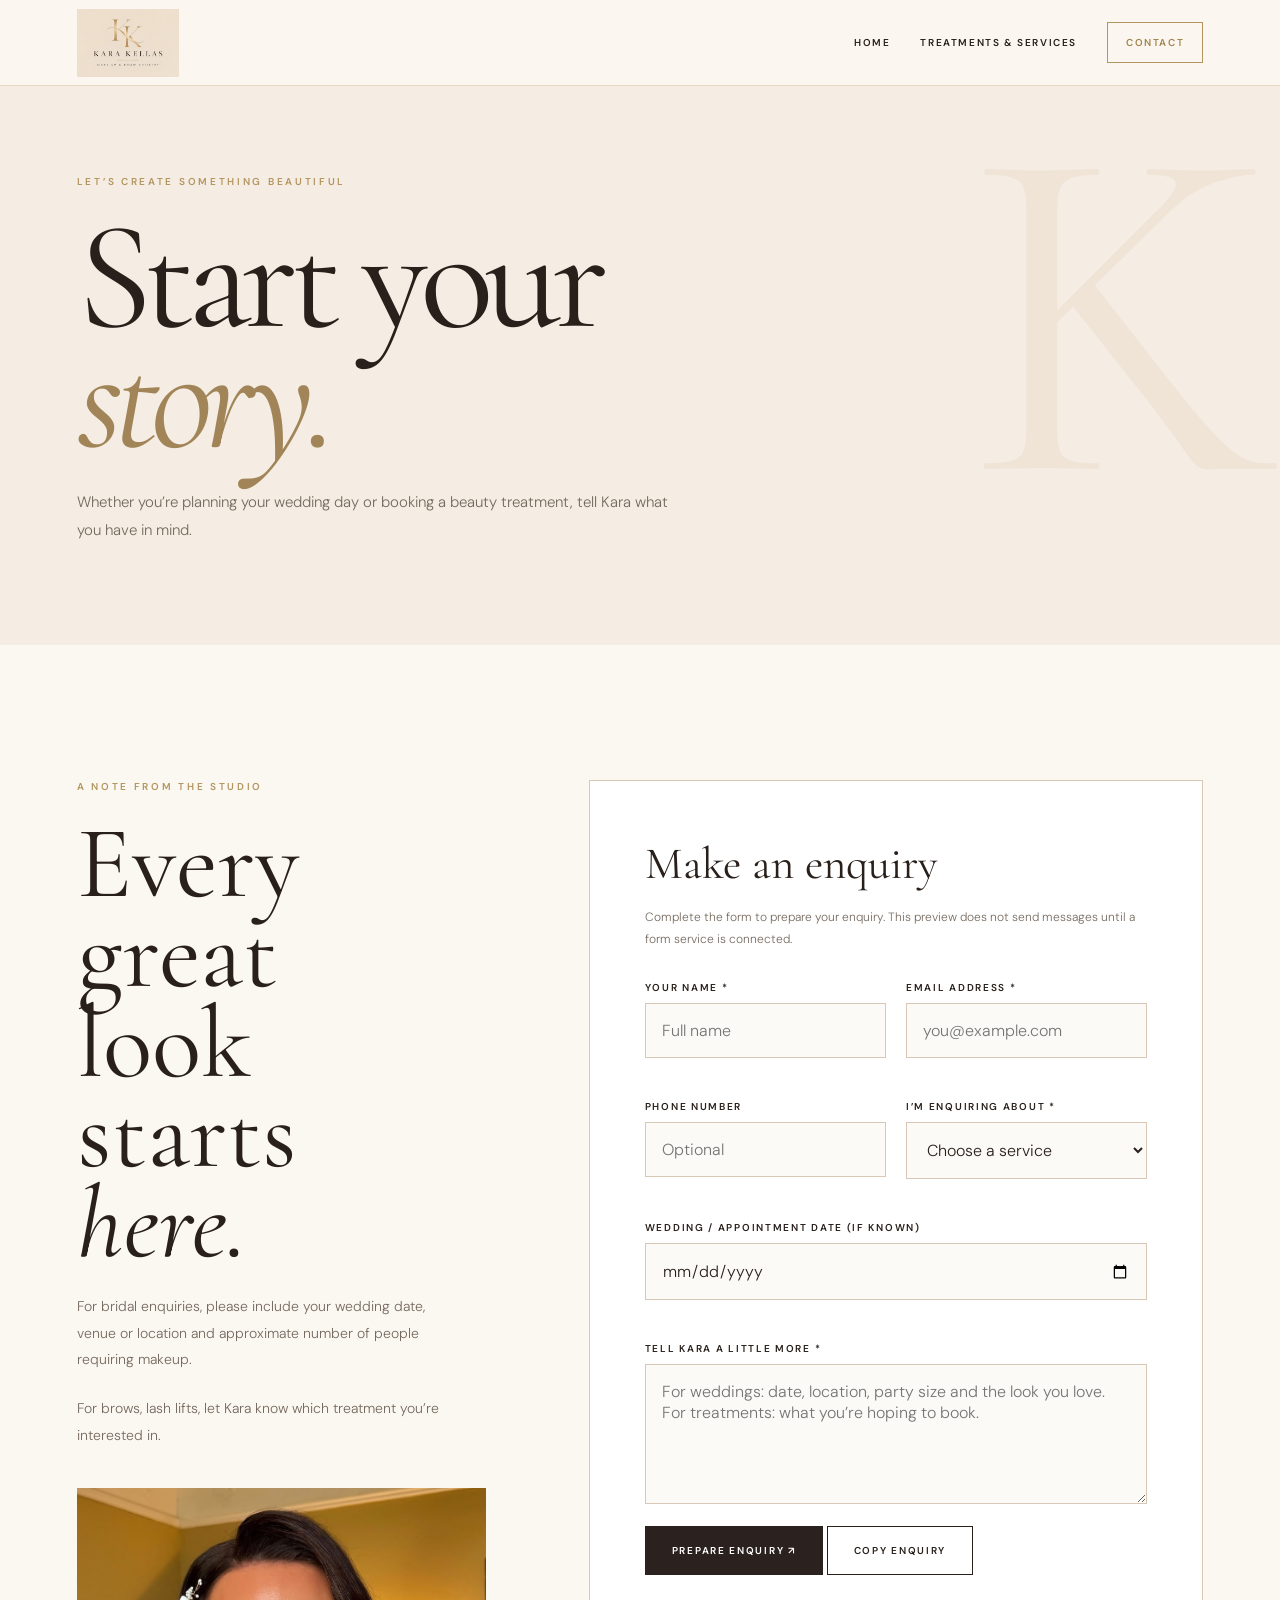
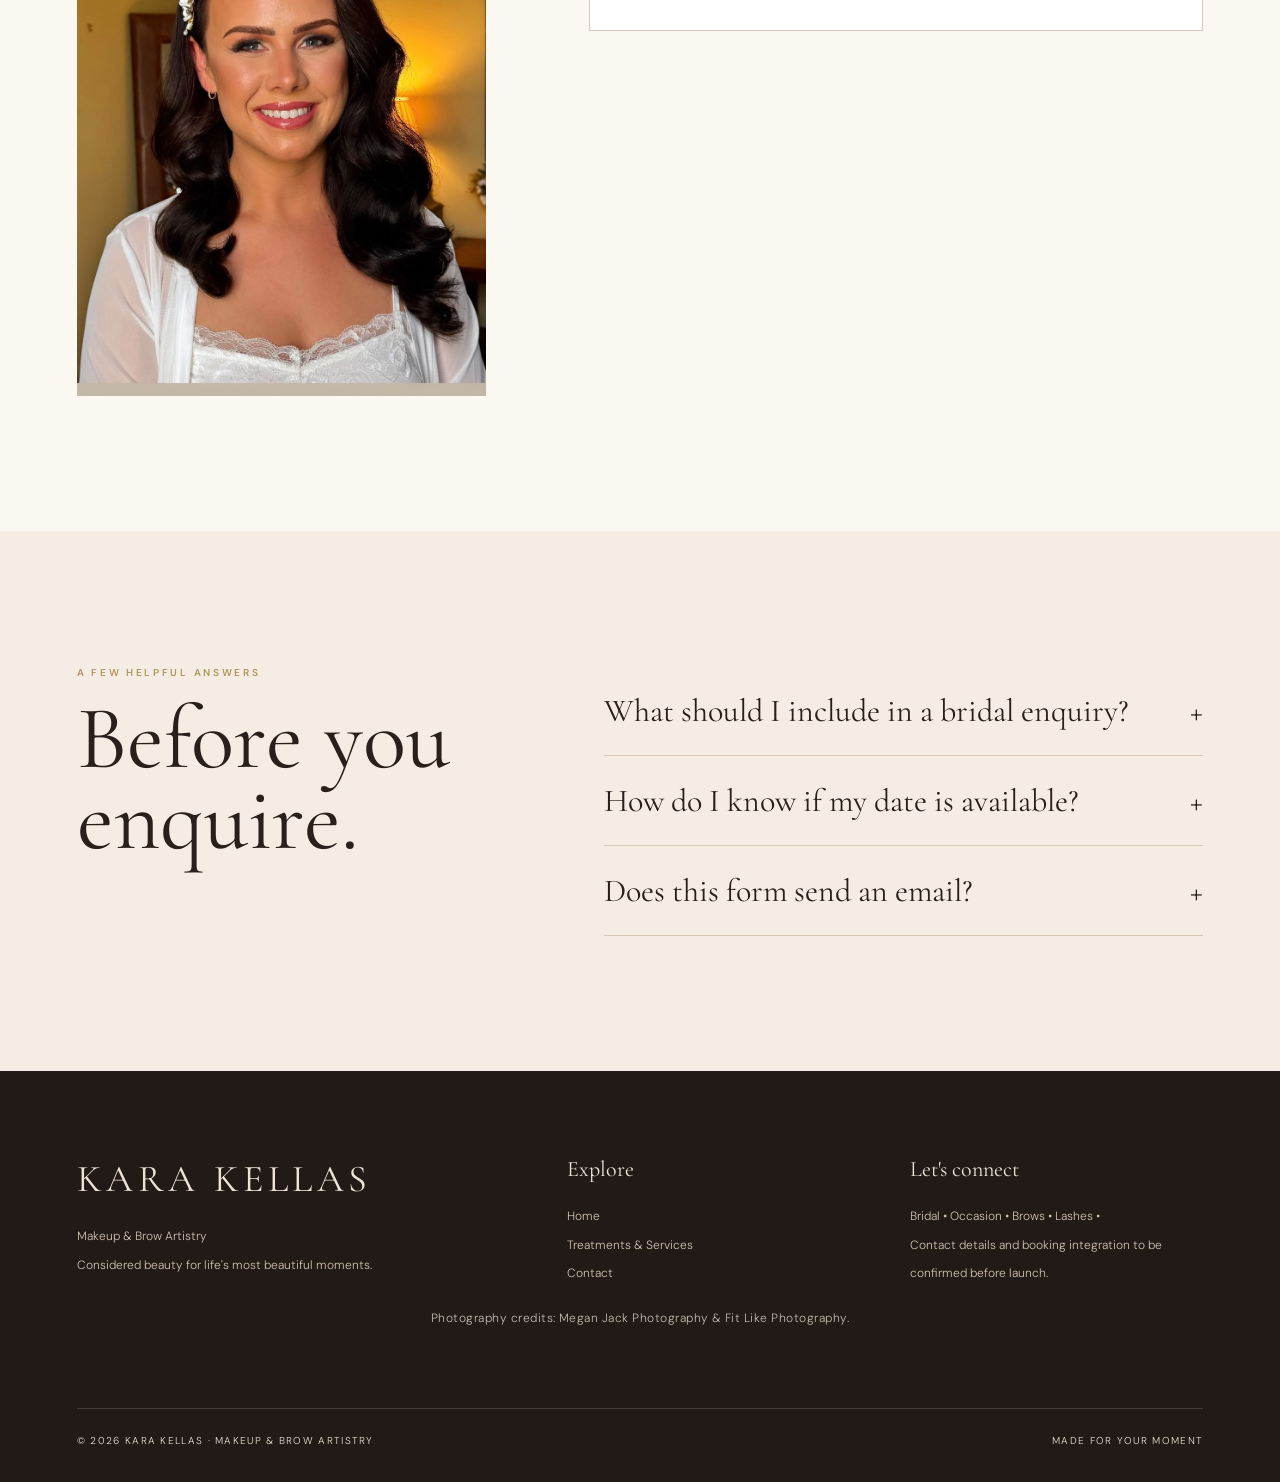
<file: contact.html>
<!DOCTYPE html>

<html lang="en-GB"><head><meta charset="utf-8"/><meta content="width=device-width,initial-scale=1" name="viewport"/><meta content="#f5ede3" name="theme-color"/><meta content="Kara Kellas — bridal makeup, occasion makeup, brows and lash lifts." name="description"/><title>Contact &amp; Enquiries | Kara Kellas</title><link href="styles.css" rel="stylesheet"/></head><body><header class="nav"><a aria-label="Kara Kellas home" class="brand" href="index.html"><img alt="Kara Kellas — Makeup &amp; Brow Artistry" class="header-logo" src="assets/kara-header-logo.jpg"/></a><button aria-controls="nav-links" aria-expanded="false" class="mobile-toggle">MENU ☰</button><nav aria-label="Main navigation" class="nav-links" id="nav-links"><a href="index.html">Home</a><a href="services.html">Treatments &amp; Services</a><a class="nav-button active" href="contact.html">Contact</a></nav></header><main><section class="page-hero"><div class="container"><div class="eyebrow gold">Let’s create something beautiful</div><h1>Start your<br/><em>story.</em></h1><p>Whether you’re planning your wedding day or booking a beauty treatment, tell Kara what you have in mind.</p></div></section><section class="section"><div class="container contact-layout"><div class="contact-intro reveal"><div class="eyebrow gold">A note from the studio</div><h2>Every great<br/>look starts<br/><em>here.</em></h2><p>For bridal enquiries, please include your wedding date, venue or location and approximate number of people requiring makeup.</p><p style="margin-top:22px">For brows, lash lifts, let Kara know which treatment you’re interested in.</p><div style="margin-top:40px"><img alt="Bridal makeup by Kara Kellas" class="" loading="lazy" src="assets/bridal-dark.jpg"/></div></div><div class="form-card reveal"><h3>Make an enquiry</h3><p class="hint">Complete the form to prepare your enquiry. This preview does not send messages until a form service is connected.</p><form id="contact-form"><div class="form-grid"><div class="field"><label for="name">Your name *</label><input autocomplete="name" id="name" maxlength="120" name="name" placeholder="Full name" required=""/></div><div class="field"><label for="email">Email address *</label><input autocomplete="email" id="email" maxlength="180" name="email" placeholder="you@example.com" required="" type="email"/></div><div class="field"><label for="phone">Phone number</label><input autocomplete="tel" id="phone" name="phone" placeholder="Optional"/></div><div class="field"><label for="service">I’m enquiring about *</label><select id="service" name="service" required=""><option value="">Choose a service</option><option>Wedding makeup</option><option>Occasion makeup</option><option>Brows</option><option>Lash lift</option><option>Other</option></select></div><div class="field full"><label for="date">Wedding / appointment date (if known)</label><input id="date" name="date" type="date"/></div><div class="field full"><label for="message">Tell Kara a little more *</label><textarea id="message" maxlength="4000" name="message" placeholder="For weddings: date, location, party size and the look you love. For treatments: what you’re hoping to book." required=""></textarea></div></div><button class="button" type="submit">Prepare enquiry ↗</button> <button class="button outline" hidden="" id="copy-enquiry" type="button">Copy enquiry</button><p aria-live="polite" class="form-status" hidden="" id="form-status" role="status"></p></form></div></div></section><section class="section cream"><div class="container faq"><div class="reveal"><div class="eyebrow gold">A few helpful answers</div><h2>Before you<br/>enquire.</h2></div><div class="reveal"><details><summary>What should I include in a bridal enquiry?</summary><p>Your wedding date, venue or getting-ready location, the number of people needing makeup and any inspiration you’d like to share.</p></details><details><summary>How do I know if my date is available?</summary><p>Availability must be confirmed directly by Kara. The website preview does not currently check her calendar.</p></details><details><summary>Does this form send an email?</summary><p>Not yet. It prepares your enquiry and lets you copy the details. An email address and form service must be connected before launch.</p></details></div></div></section></main><footer class="site-footer"><div class="container"><div class="footer-grid"><div><h3 style="font-size:38px;letter-spacing:.12em">KARA KELLAS</h3><p>Makeup &amp; Brow Artistry</p><p>Considered beauty for life's most beautiful moments.</p></div><div><h3>Explore</h3><a href="index.html">Home</a><a href="services.html">Treatments &amp; Services</a><a href="contact.html">Contact</a></div><div><h3>Let's connect</h3><p>Bridal • Occasion • Brows • Lashes • </p><p>Contact details and booking integration to be confirmed before launch.</p></div></div><div class="photo-credits">Photography credits: Megan Jack Photography &amp; Fit Like Photography.</div><div class="footer-bottom"><span>© <span id="year">2026</span> KARA KELLAS · MAKEUP &amp; BROW ARTISTRY</span><span>MADE FOR YOUR MOMENT</span></div></div></footer><script defer="" src="script.js"></script></body></html>
</file>
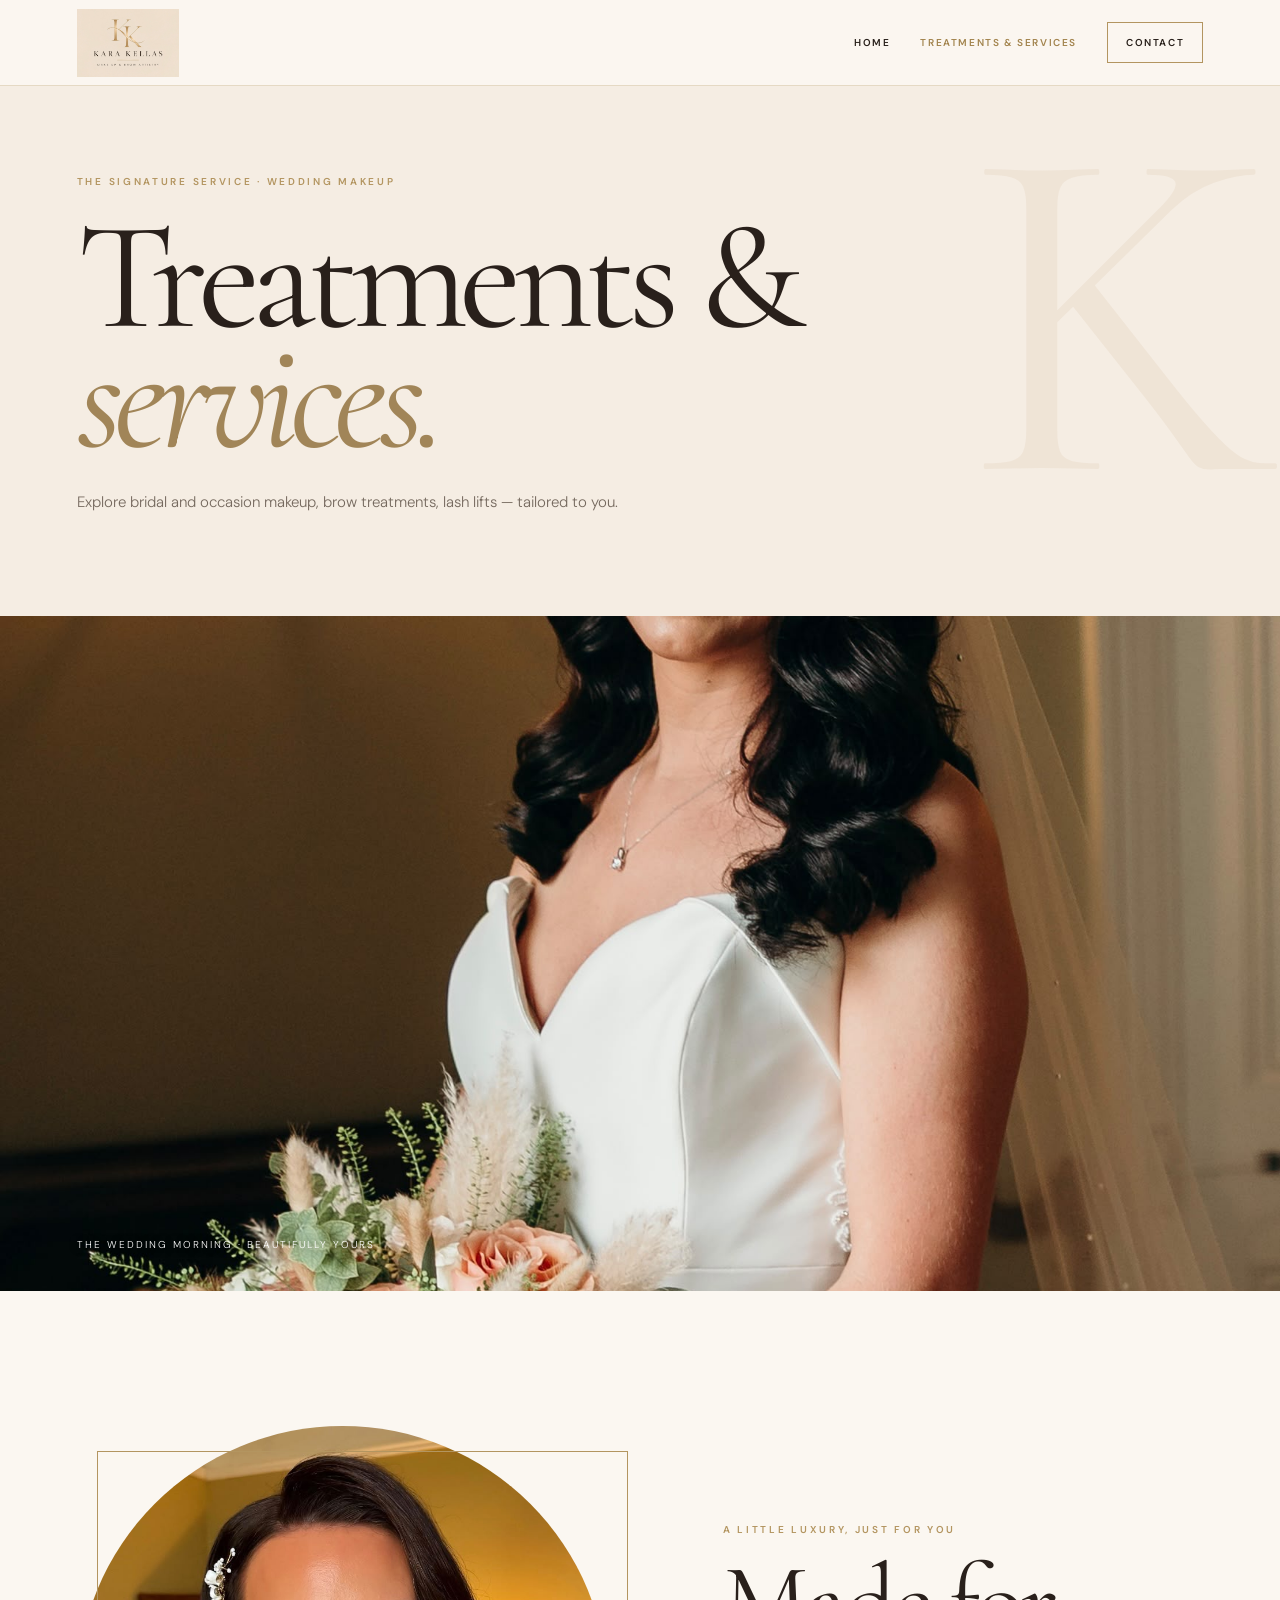
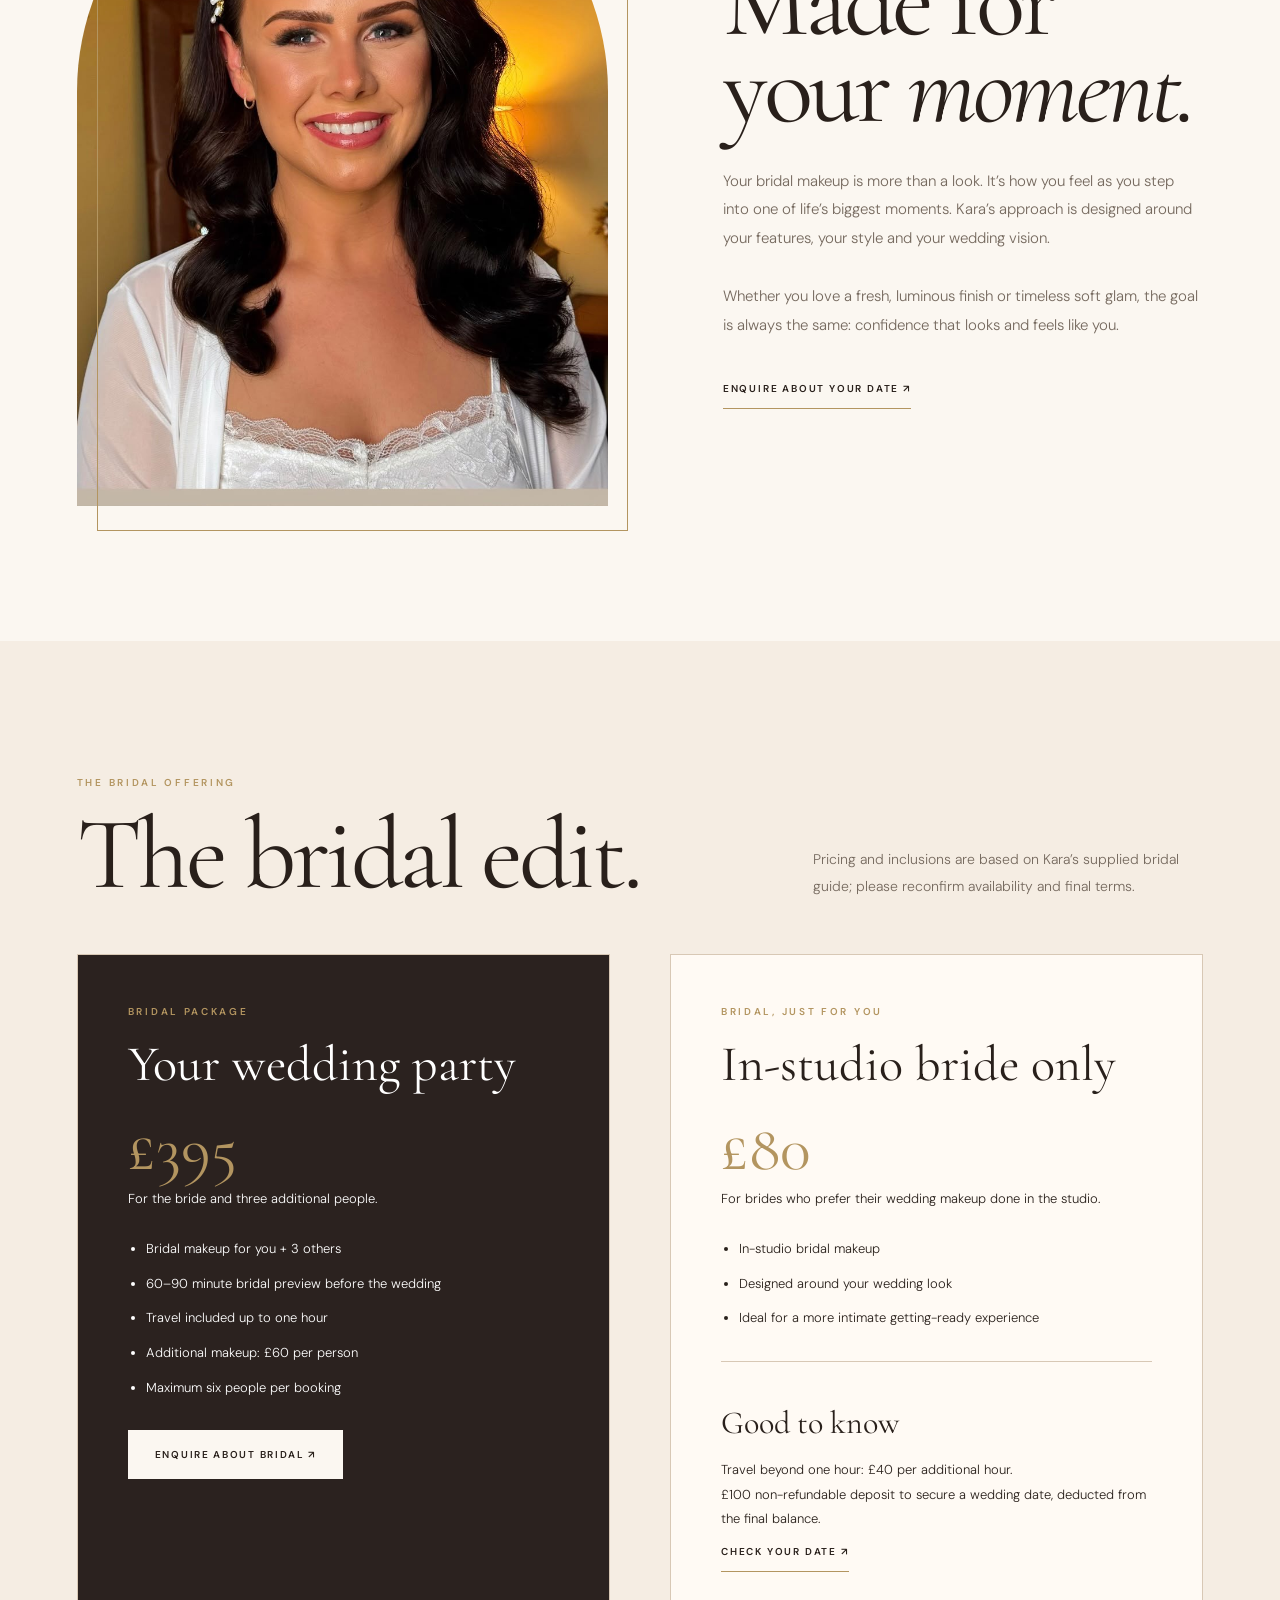
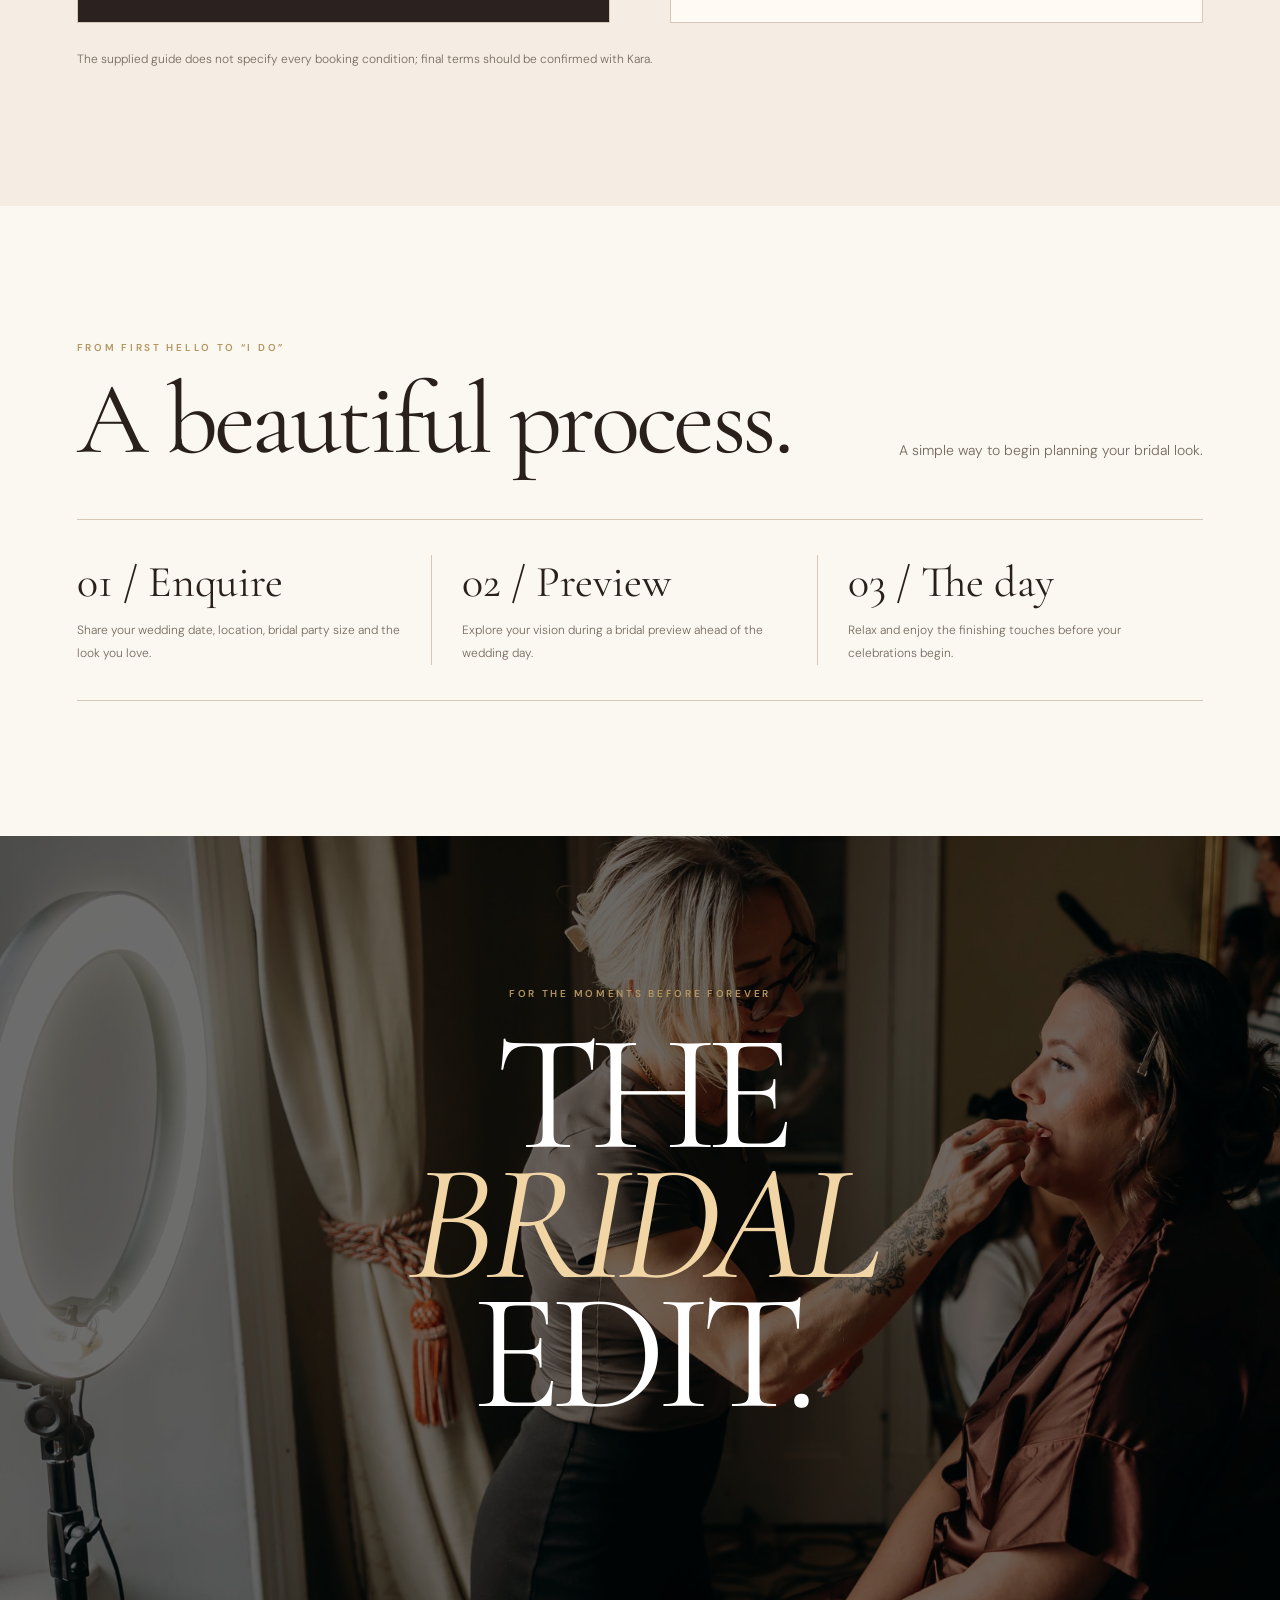
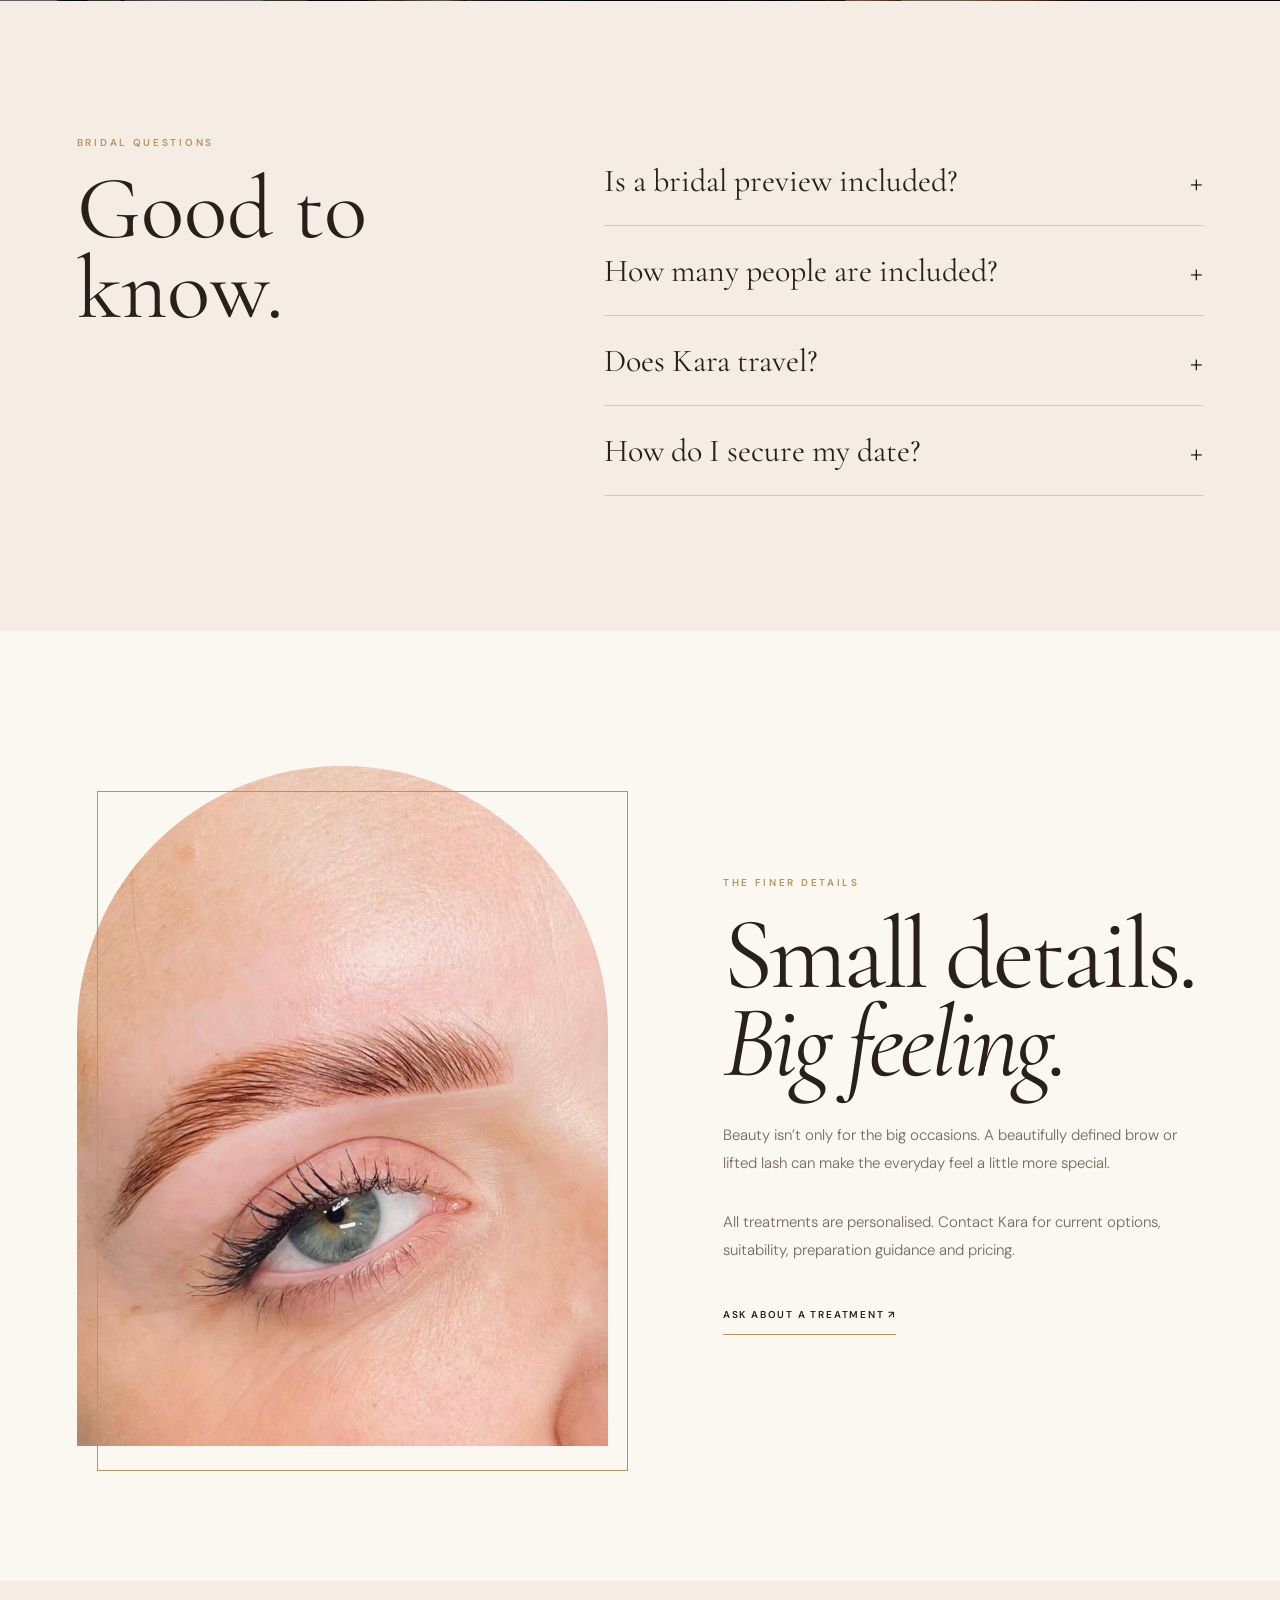
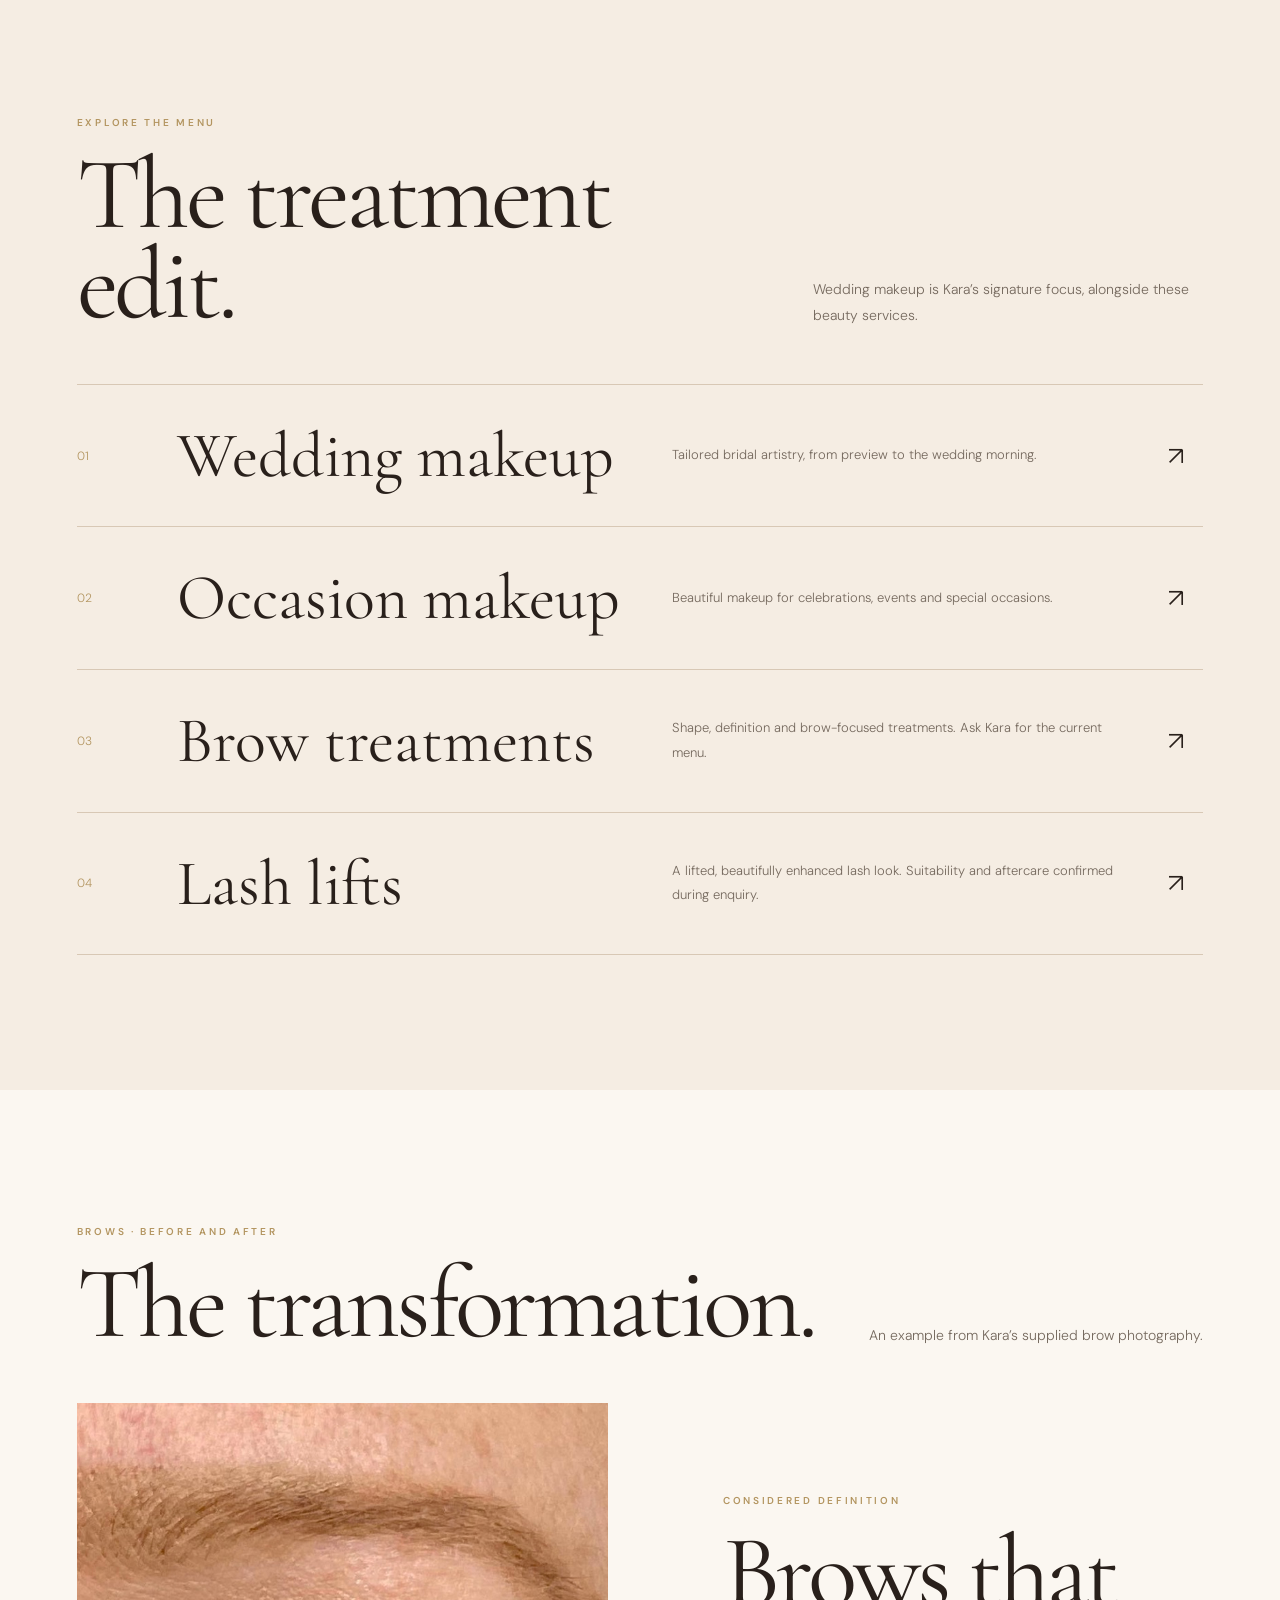
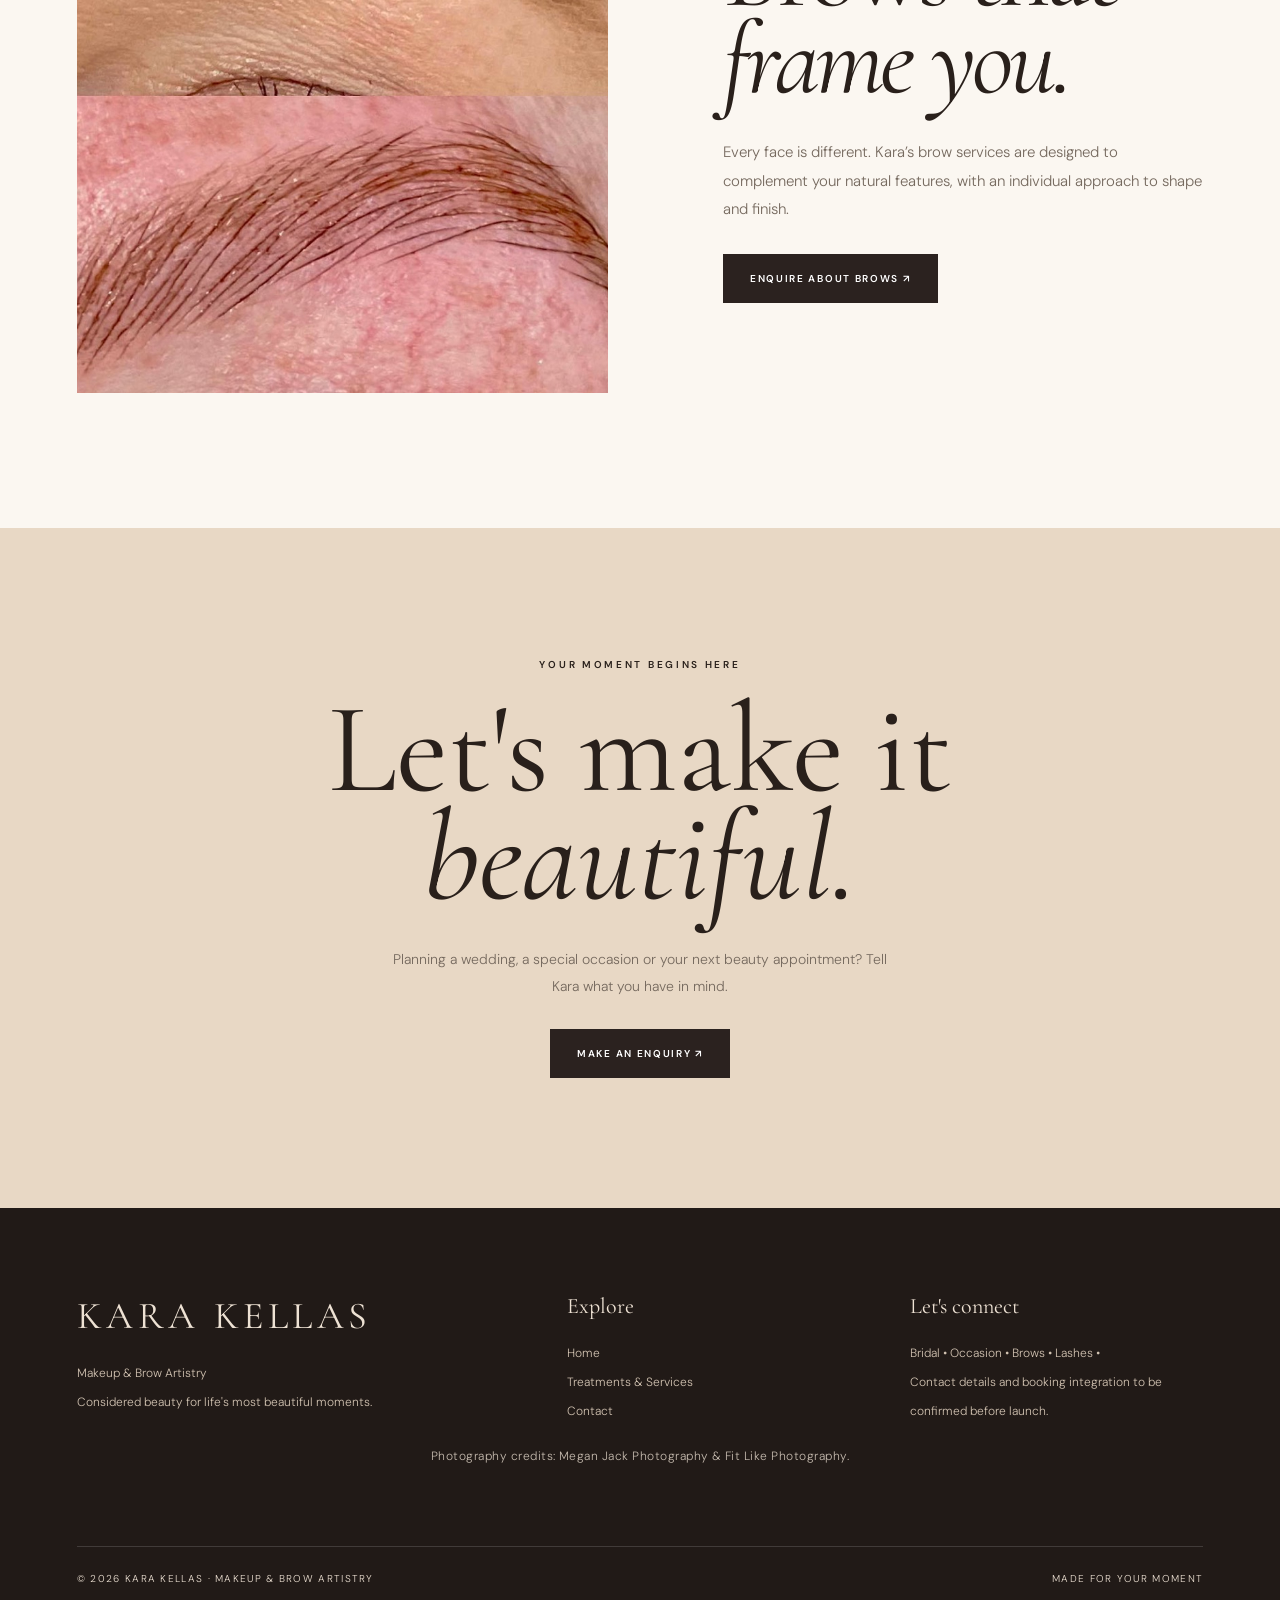
<file: services.html>
<!DOCTYPE html>

<html lang="en-GB"><head><meta charset="utf-8"/><meta content="width=device-width,initial-scale=1" name="viewport"/><meta content="#f5ede3" name="theme-color"/><meta content="Kara Kellas — bridal makeup, occasion makeup, brows and lash lifts." name="description"/><title>Treatments &amp; Services | Kara Kellas</title><link href="styles.css" rel="stylesheet"/></head><body><header class="nav"><a aria-label="Kara Kellas home" class="brand" href="index.html"><img alt="Kara Kellas — Makeup &amp; Brow Artistry" class="header-logo" src="assets/kara-header-logo.jpg"/></a><button aria-controls="nav-links" aria-expanded="false" class="mobile-toggle">MENU ☰</button><nav aria-label="Main navigation" class="nav-links" id="nav-links"><a href="index.html">Home</a><a class="active" href="services.html">Treatments &amp; Services</a><a class="nav-button" href="contact.html">Contact</a></nav></header><main><section class="page-hero"><div class="container"><div class="eyebrow gold">The signature service · Wedding makeup</div><h1>Treatments &amp;<br/><em>services.</em></h1><p>Explore bridal and occasion makeup, brow treatments, lash lifts — tailored to you.</p></div></section><div class="fullbleed"><img alt="Bride on her wedding day" class="" loading="eager" src="assets/new-portrait.jpg"/><div class="caption">The wedding morning · Beautifully yours</div></div><section class="section" id="bridal"><div class="container split"><div class="split-image arch reveal"><img alt="Bridal makeup by Kara Kellas" class="" loading="lazy" src="assets/bridal-dark.jpg"/><div class="image-frame"></div></div><div class="split-content reveal"><div class="eyebrow gold">A little luxury, just for you</div><h2>Made for<br/>your <em>moment.</em></h2><p>Your bridal makeup is more than a look. It’s how you feel as you step into one of life’s biggest moments. Kara’s approach is designed around your features, your style and your wedding vision.</p><p>Whether you love a fresh, luminous finish or timeless soft glam, the goal is always the same: confidence that looks and feels like you.</p><a class="textlink" href="contact.html">Enquire about your date ↗</a></div></div></section><section class="section cream"><div class="container"><div class="section-head reveal"><div><div class="eyebrow gold">The bridal offering</div><h2>The bridal edit.</h2></div><p>Pricing and inclusions are based on Kara’s supplied bridal guide; please reconfirm availability and final terms.</p></div><div class="pricing"><article class="price-box featured reveal"><div class="eyebrow gold">Bridal package</div><h3>Your wedding party</h3><div class="price">£395</div><p>For the bride and three additional people.</p><ul><li>Bridal makeup for you + 3 others</li><li>60–90 minute bridal preview before the wedding</li><li>Travel included up to one hour</li><li>Additional makeup: £60 per person</li><li>Maximum six people per booking</li></ul><a class="button light" href="contact.html?service=Wedding%20makeup">Enquire about bridal ↗</a></article><article class="price-box reveal"><div class="eyebrow gold">Bridal, just for you</div><h3>In-studio bride only</h3><div class="price">£80</div><p>For brides who prefer their wedding makeup done in the studio.</p><ul><li>In-studio bridal makeup</li><li>Designed around your wedding look</li><li>Ideal for a more intimate getting-ready experience</li></ul><div style="border-top:1px solid var(--line);padding-top:25px;margin-top:20px"><h3 style="font-size:32px">Good to know</h3><p>Travel beyond one hour: £40 per additional hour.</p><p>£100 non-refundable deposit to secure a wedding date, deducted from the final balance.</p></div><a class="textlink" href="contact.html?service=Wedding%20makeup">Check your date ↗</a></article></div><p class="price-note">The supplied guide does not specify every booking condition; final terms should be confirmed with Kara.</p></div></section><section class="section"><div class="container"><div class="section-head reveal"><div><div class="eyebrow gold">From first hello to “I do”</div><h2>A beautiful process.</h2></div><p>A simple way to begin planning your bridal look.</p></div><div class="statrow"><div class="reveal"><strong>01 / Enquire</strong><p>Share your wedding date, location, bridal party size and the look you love.</p></div><div class="reveal"><strong>02 / Preview</strong><p>Explore your vision during a bridal preview ahead of the wedding day.</p></div><div class="reveal"><strong>03 / The day</strong><p>Relax and enjoy the finishing touches before your celebrations begin.</p></div></div></div></section><section class="cinema"><img alt="Kara applying makeup during bridal preparations" class="" loading="lazy" src="assets/new-action.jpg"/><div class="cinema-content reveal"><div class="eyebrow gold">For the moments before forever</div><h2>THE<br/><em>BRIDAL</em><br/>EDIT.</h2></div></section><section class="section cream"><div class="container faq"><div class="reveal"><div class="eyebrow gold">Bridal questions</div><h2>Good to<br/>know.</h2></div><div class="reveal"><details><summary>Is a bridal preview included?</summary><p>The £395 bridal package includes a 60–90 minute bridal preview before the wedding day.</p></details><details><summary>How many people are included?</summary><p>The package covers the bride plus three additional people. Additional makeup is listed at £60 per person, up to six people in one booking.</p></details><details><summary>Does Kara travel?</summary><p>Travel up to one hour is included in the bridal package. The supplied guide lists £40 per additional hour beyond that.</p></details><details><summary>How do I secure my date?</summary><p>The bridal guide lists a £100 non-refundable booking deposit, deducted from the final balance. Contact Kara to confirm availability and current terms.</p></details></div></div></section><section class="section" id="treatments"><div class="container split"><div class="split-image arch reveal"><img alt="Defined brow and lashes in close-up" class="" loading="lazy" src="assets/brow-detail.jpg"/><div class="image-frame"></div></div><div class="split-content reveal"><div class="eyebrow gold">The finer details</div><h2>Small details.<br/><em>Big feeling.</em></h2><p>Beauty isn’t only for the big occasions. A beautifully defined brow or lifted lash can make the everyday feel a little more special.</p><p>All treatments are personalised. Contact Kara for current options, suitability, preparation guidance and pricing.</p><a class="textlink" href="contact.html">Ask about a treatment ↗</a></div></div></section><section class="section cream"><div class="container"><div class="section-head reveal"><div><div class="eyebrow gold">Explore the menu</div><h2>The treatment edit.</h2></div><p>Wedding makeup is Kara’s signature focus, alongside these beauty services.</p></div><div class="service-list"><a class="service-item reveal" href="services.html#bridal"><span class="number">01</span><h3>Wedding makeup</h3><p>Tailored bridal artistry, from preview to the wedding morning.</p><span class="arrow">↗</span></a><a class="service-item reveal" href="contact.html?service=Occasion%20makeup"><span class="number">02</span><h3>Occasion makeup</h3><p>Beautiful makeup for celebrations, events and special occasions.</p><span class="arrow">↗</span></a><a class="service-item reveal" href="contact.html?service=Brows"><span class="number">03</span><h3>Brow treatments</h3><p>Shape, definition and brow-focused treatments. Ask Kara for the current menu.</p><span class="arrow">↗</span></a><a class="service-item reveal" href="contact.html?service=Lash%20lift"><span class="number">04</span><h3>Lash lifts</h3><p>A lifted, beautifully enhanced lash look. Suitability and aftercare confirmed during enquiry.</p><span class="arrow">↗</span></a></div></div></section><section class="section"><div class="container"><div class="section-head reveal"><div><div class="eyebrow gold">Brows · Before and after</div><h2>The transformation.</h2></div><p>An example from Kara’s supplied brow photography.</p></div><div class="split"><div class="split-image reveal" style="height:590px"><img alt="Before and after photograph showing a brow transformation" class="" loading="lazy" src="assets/brow-transformation.jpg"/></div><div class="split-content reveal"><div class="eyebrow gold">Considered definition</div><h2>Brows that<br/><em>frame you.</em></h2><p>Every face is different. Kara’s brow services are designed to complement your natural features, with an individual approach to shape and finish.</p><a class="button" href="contact.html?service=Brows">Enquire about brows ↗</a></div></div></div></section><section class="cta"><div class="container reveal"><div class="eyebrow">Your moment begins here</div><h2>Let's make it<br/><em>beautiful.</em></h2><p>Planning a wedding, a special occasion or your next beauty appointment? Tell Kara what you have in mind.</p><a class="button" href="contact.html">Make an enquiry ↗</a></div></section></main><footer class="site-footer"><div class="container"><div class="footer-grid"><div><h3 style="font-size:38px;letter-spacing:.12em">KARA KELLAS</h3><p>Makeup &amp; Brow Artistry</p><p>Considered beauty for life's most beautiful moments.</p></div><div><h3>Explore</h3><a href="index.html">Home</a><a href="services.html">Treatments &amp; Services</a><a href="contact.html">Contact</a></div><div><h3>Let's connect</h3><p>Bridal • Occasion • Brows • Lashes • </p><p>Contact details and booking integration to be confirmed before launch.</p></div></div><div class="photo-credits">Photography credits: Megan Jack Photography &amp; Fit Like Photography.</div><div class="footer-bottom"><span>© <span id="year">2026</span> KARA KELLAS · MAKEUP &amp; BROW ARTISTRY</span><span>MADE FOR YOUR MOMENT</span></div></div></footer><script defer="" src="script.js"></script></body></html>
</file>
<file: styles.css>
@import url('https://fonts.googleapis.com/css2?family=Cormorant+Garamond:ital,wght@0,400;0,500;0,600;1,400;1,500&family=DM+Sans:wght@300;400;500;600;700&display=swap');
:root{--cream:#f5ede3;--paper:#fbf7f1;--sand:#e8d8c5;--gold:#b39560;--gold2:#d9bc83;--ink:#29201b;--espresso:#2b221f;--muted:#75695e;--line:#d8c8b5;--serif:'Cormorant Garamond',Georgia,serif;--sans:'DM Sans',Arial,sans-serif}*{box-sizing:border-box}html{scroll-behavior:smooth;scroll-padding-top:95px}body{margin:0;background:var(--paper);color:var(--ink);font-family:var(--sans);font-weight:300;overflow-x:hidden}img{display:block;width:100%;height:100%;object-fit:cover}a{color:inherit;text-decoration:none}button,input,textarea,select{font:inherit}button{cursor:pointer}h1,h2,h3,p,figure{margin:0}h1,h2,h3{font-family:var(--serif);font-weight:400}p{line-height:1.9}.eyebrow{font-size:10px;letter-spacing:.27em;text-transform:uppercase;font-weight:600}.gold{color:var(--gold)}.container{width:min(1360px,88%);margin-inline:auto}.nav{height:86px;position:fixed;z-index:99;top:0;left:0;right:0;display:flex;align-items:center;justify-content:space-between;padding:0 6%;background:rgba(251,247,241,.94);backdrop-filter:blur(20px);border-bottom:1px solid rgba(179,149,96,.3);transition:height .3s,box-shadow .3s}.nav.scrolled{height:72px;box-shadow:0 10px 30px #291d1414}.brand{display:flex;align-items:center;gap:12px}.brand-mark{font:italic 44px var(--serif);line-height:1;color:#a3844e;letter-spacing:-.13em;padding-right:7px}.brand-name{font:500 22px var(--serif);letter-spacing:.15em}.brand-sub{font-size:8px;letter-spacing:.18em;text-transform:uppercase;margin-top:2px}.nav-links{display:flex;align-items:center;gap:30px}.nav-links a{font-size:10px;letter-spacing:.16em;text-transform:uppercase;font-weight:600}.nav-links a.active{color:#a3844e}.nav-links .nav-button{padding:13px 18px;border:1px solid var(--gold)}.mobile-toggle{display:none;background:transparent;border:1px solid var(--line);padding:10px 14px}.button{display:inline-flex;align-items:center;justify-content:center;gap:24px;background:var(--espresso);color:#fff;padding:17px 26px;font-size:10px;font-weight:600;letter-spacing:.17em;text-transform:uppercase;border:1px solid var(--espresso);transition:.3s}.button:hover{background:var(--gold);border-color:var(--gold);color:#201810}.button.light{background:var(--paper);color:var(--ink);border-color:var(--paper)}.button.outline{background:transparent;color:inherit;border-color:currentColor}.button.outline:hover{background:var(--espresso);color:white}.textlink{display:inline-flex;gap:18px;align-items:center;padding:13px 0;border-bottom:1px solid var(--gold);font-size:10px;text-transform:uppercase;letter-spacing:.18em;font-weight:600}.textlink:hover{gap:26px}.hero{min-height:100svh;display:grid;grid-template-columns:53% 47%;padding-top:86px;background:var(--cream)}.hero-copy{padding:10vh 6vw 9vh 11%;display:flex;flex-direction:column;justify-content:center;position:relative}.hero-copy:before{content:'K';font:400 420px var(--serif);position:absolute;top:0;left:-70px;color:#e5d4c0;opacity:.3;pointer-events:none}.hero-copy>*{position:relative}.hero h1{font-size:clamp(85px,10vw,170px);line-height:.79;letter-spacing:-.055em;margin:32px 0}.hero h1 em{font-weight:400;color:#9b7b49}.hero p{max-width:470px;font-size:15px;color:var(--muted);margin-bottom:35px}.hero-actions{display:flex;gap:16px;flex-wrap:wrap}.hero-image{position:relative;overflow:hidden}.hero-image img{object-position:center 27%;animation:heroZoom 2.2s ease both}.hero-image:after{content:'';position:absolute;inset:0;background:linear-gradient(0deg,#27170e55,transparent 50%)}.hero-stamp{position:absolute;bottom:42px;left:42px;z-index:1;color:white;font-size:10px;letter-spacing:.2em;text-transform:uppercase}.vertical-label{position:absolute;top:45%;right:20px;writing-mode:vertical-rl;z-index:1;color:white;letter-spacing:.22em;font-size:10px;text-transform:uppercase}.ticker{overflow:hidden;border-block:1px solid var(--line);padding:20px 0;white-space:nowrap;background:var(--paper)}.ticker-track{display:flex;gap:45px;width:max-content;animation:ticker 35s linear infinite;font:italic 31px var(--serif);color:#a68b61}.ticker-track span{padding-right:45px}.section{padding:135px 0}.section.cream{background:var(--cream)}.section.dark{background:var(--espresso);color:var(--paper)}.section-head{display:flex;align-items:end;justify-content:space-between;gap:45px;margin-bottom:55px}.section-head h2,.bigtitle{font-size:clamp(65px,8vw,130px);line-height:.88;letter-spacing:-.035em;margin-top:20px}.section-head p{max-width:390px;color:var(--muted);font-size:14px}.dark .section-head p{color:#d0c1b1}.split{display:grid;grid-template-columns:1.05fr .95fr;gap:9vw;align-items:center}.split.reverse{grid-template-columns:.95fr 1.05fr}.split-image{position:relative;height:680px}.split-image img{object-position:center 35%}.split-image.arch img{border-radius:400px 400px 0 0}.split-image .image-frame{position:absolute;inset:25px -20px -25px 20px;border:1px solid var(--gold);pointer-events:none}.split-content h2{font-size:clamp(72px,8vw,125px);line-height:.85;letter-spacing:-.04em;margin:22px 0 35px}.split-content p{max-width:510px;color:var(--muted);font-size:15px;margin-bottom:30px}.dark .split-content p{color:#d1c4b8}.cards{display:grid;grid-template-columns:repeat(3,1fr);gap:18px}.photo-card{height:560px;position:relative;overflow:hidden;color:white;background:#63564b}.photo-card img{transition:transform 1s}.photo-card:hover img{transform:scale(1.07)}.photo-card:after{content:'';position:absolute;inset:0;background:linear-gradient(0deg,#211913e8,transparent 75%)}.photo-card-content{position:absolute;bottom:35px;left:32px;right:32px;z-index:1}.photo-card h3{font-size:clamp(43px,4vw,70px);line-height:.9;margin:15px 0}.photo-card p{font-size:13px;margin-bottom:15px}.photo-card .eyebrow{color:#e8c999}.filmstrip{display:flex;overflow-x:auto;gap:18px;scroll-snap-type:x mandatory;padding:0 6% 30px}.filmstrip figure{flex:0 0 min(32vw,480px);scroll-snap-align:start}.filmstrip figure:nth-child(even){padding-top:65px}.filmstrip img{height:530px}.filmstrip figcaption{font-size:10px;text-transform:uppercase;letter-spacing:.17em;margin-top:16px;color:var(--muted)}.filmstrip figure:nth-child(even) img{height:465px}.cinema{height:85svh;min-height:600px;position:relative;display:grid;place-items:center;text-align:center;color:white;overflow:hidden}.cinema>img{position:absolute;inset:0;filter:brightness(.45);object-position:center 34%;transform:scale(1.06)}.cinema-content{position:relative;z-index:1;padding:40px}.cinema h2{font-size:clamp(95px,13vw,210px);line-height:.78;letter-spacing:-.06em;margin:30px 0}.cinema h2 em{color:#f1d5a5}.cinema p{max-width:480px;margin:auto;font-size:14px}.page-hero{padding:175px 0 100px;background:var(--cream);position:relative;overflow:hidden}.page-hero:after{content:'K';position:absolute;right:0;top:25px;font:400 480px var(--serif);color:#e5d4c0;opacity:.35;pointer-events:none}.page-hero .container{position:relative;z-index:1}.page-hero h1{font-size:clamp(92px,12vw,180px);line-height:.78;letter-spacing:-.055em;margin:30px 0}.page-hero h1 em{color:#a18558}.page-hero p{max-width:610px;color:var(--muted);font-size:15px}.fullbleed{height:75svh;min-height:520px;position:relative}.fullbleed img{object-position:center 36%}.fullbleed .caption{position:absolute;bottom:40px;left:6%;color:white;text-shadow:0 1px 8px #0008;font-size:10px;letter-spacing:.2em;text-transform:uppercase}.statrow{display:grid;grid-template-columns:repeat(3,1fr);border-block:1px solid var(--line);padding:35px 0;gap:30px}.statrow div{border-right:1px solid var(--line);padding-right:25px}.statrow div:last-child{border:0}.statrow strong{display:block;font:400 44px var(--serif);margin-bottom:10px}.statrow p{font-size:12px;color:var(--muted)}.pricing{display:grid;grid-template-columns:1fr 1fr;gap:60px}.price-box{background:#fffaf4;border:1px solid var(--line);padding:50px}.price-box.featured{background:var(--espresso);color:white}.price-box h3{font-size:50px;margin:16px 0}.price{font:400 64px var(--serif);color:var(--gold)}.price-box p,.price-box li{font-size:13px;line-height:1.9}.price-box ul{padding-left:18px;margin:25px 0 30px}.price-box li{margin-bottom:10px}.price-note{font-size:12px;color:var(--muted);margin-top:25px}.service-list{border-top:1px solid var(--line)}.service-item{display:grid;grid-template-columns:70px 1fr 1fr 35px;gap:30px;align-items:center;padding:42px 0;border-bottom:1px solid var(--line)}.service-item h3{font-size:clamp(46px,5vw,78px);line-height:.9}.service-item p{font-size:13px;color:var(--muted)}.service-item .number{font-size:12px;color:var(--gold)}.service-item .arrow{font-size:26px}.gallery-grid{display:grid;grid-template-columns:repeat(12,1fr);gap:16px}.gallery-grid figure{grid-column:span 4;position:relative;overflow:hidden}.gallery-grid figure:nth-child(5n+1){grid-column:span 7}.gallery-grid figure:nth-child(5n+2){grid-column:span 5}.gallery-grid img{height:500px;transition:transform .8s}.gallery-grid figure:hover img{transform:scale(1.04)}.gallery-grid figcaption{padding:15px 0;font-size:10px;letter-spacing:.17em;text-transform:uppercase}.faq{display:grid;grid-template-columns:.8fr 1.2fr;gap:10vw}.faq h2{font-size:clamp(65px,7vw,110px);line-height:.9;margin:20px 0}.faq details{padding:25px 0;border-bottom:1px solid var(--line)}.faq summary{font:400 32px var(--serif);cursor:pointer;display:flex;justify-content:space-between;gap:20px;list-style:none}.faq summary:after{content:'+'}.faq details[open] summary:after{content:'−'}.faq details p{font-size:13px;color:var(--muted);margin-top:15px}.contact-layout{display:grid;grid-template-columns:.8fr 1.2fr;gap:8vw;align-items:start}.contact-intro h2{font-size:clamp(70px,8vw,130px);line-height:.88;margin:25px 0}.contact-intro p{color:var(--muted);font-size:14px;max-width:390px}.form-card{background:#fff;border:1px solid var(--line);padding:55px}.form-card h3{font-size:45px;margin-bottom:15px}.form-card .hint{font-size:12px;color:var(--muted);margin-bottom:30px}.form-grid{display:grid;grid-template-columns:1fr 1fr;gap:20px}.field{display:flex;flex-direction:column;gap:9px;margin-bottom:22px}.field.full{grid-column:1/-1}.field label{font-size:10px;letter-spacing:.17em;text-transform:uppercase;font-weight:600}.field input,.field select,.field textarea{border:1px solid var(--line);background:#fcfaf6;padding:16px;color:var(--ink);width:100%;border-radius:0}.field textarea{min-height:140px;resize:vertical}.field input:focus,.field textarea:focus,.field select:focus{outline:2px solid var(--gold);outline-offset:1px}.form-status{font-size:13px;margin-top:20px;line-height:1.7}.form-status[hidden]{display:none}.cta{background:var(--sand);padding:130px 0;text-align:center}.cta h2{font-size:clamp(75px,10vw,150px);line-height:.84;margin:25px auto 35px}.cta p{max-width:520px;margin:0 auto 30px;color:var(--muted);font-size:14px}.site-footer{background:#211a17;color:#eee2d4;padding:85px 0 35px}.footer-grid{display:grid;grid-template-columns:1.5fr 1fr 1fr;gap:50px}.footer-logo{width:245px;height:auto;object-fit:contain;mix-blend-mode:screen;filter:brightness(1.2);margin-bottom:20px}.footer-grid h3{font-size:22px;margin-bottom:20px}.footer-grid p,.footer-grid a{display:block;color:#d2c3b2;font-size:12px;line-height:2.4}.footer-bottom{margin-top:70px;border-top:1px solid #ffffff25;padding-top:25px;font-size:10px;letter-spacing:.13em;display:flex;justify-content:space-between;gap:20px}.logo-showcase{background:var(--cream);padding:75px 0;text-align:center}.logo-showcase img{max-width:610px;width:80%;height:auto;object-fit:contain;margin:auto;mix-blend-mode:multiply}.reveal{opacity:0;transform:translateY(45px);transition:opacity .9s,transform 1s cubic-bezier(.2,.8,.2,1)}.reveal.visible{opacity:1;transform:none}@keyframes heroZoom{from{transform:scale(1.15);filter:blur(4px)}to{transform:scale(1);filter:blur(0)}}@keyframes ticker{to{transform:translateX(-50%)}}@media(max-width:950px){.nav-links{gap:16px}.hero-copy{padding-left:7%}.hero h1{font-size:clamp(70px,11vw,120px)}.cards{gap:12px}.photo-card{height:480px}.split-image{height:540px}.section{padding:95px 0}.filmstrip figure{flex-basis:45vw}}@media(max-width:700px){.nav{height:72px}.brand-name{font-size:18px}.brand-mark{font-size:38px}.mobile-toggle{display:block}.nav-links{display:none;position:absolute;top:72px;left:0;right:0;background:var(--paper);padding:28px 6%;flex-direction:column;align-items:stretch;gap:25px;box-shadow:0 18px 30px #0002}.nav-links.open{display:flex}.hero{grid-template-columns:1fr;padding-top:72px}.hero-copy{padding:100px 7% 70px;min-height:65svh}.hero h1{font-size:clamp(80px,17vw,125px)}.hero-image{height:65svh}.section{padding:75px 0}.section-head{display:block}.section-head p{margin-top:25px}.split,.split.reverse,.pricing,.faq,.contact-layout{grid-template-columns:1fr;gap:45px}.split-image{height:490px}.split-content h2{font-size:78px}.cards{grid-template-columns:1fr}.photo-card{height:520px}.filmstrip figure{flex-basis:75vw}.filmstrip img{height:440px}.filmstrip figure:nth-child(even) img{height:375px}.page-hero{padding:145px 0 70px}.page-hero h1{font-size:clamp(80px,17vw,135px)}.fullbleed{height:60svh;min-height:380px}.service-item{grid-template-columns:35px 1fr 25px;gap:10px;padding:30px 0}.service-item p{grid-column:2;grid-row:2}.service-item .arrow{grid-column:3;grid-row:1}.gallery-grid figure,.gallery-grid figure:nth-child(5n+1),.gallery-grid figure:nth-child(5n+2){grid-column:span 6}.gallery-grid img{height:330px}.statrow{grid-template-columns:1fr}.statrow div{border-right:0;border-bottom:1px solid var(--line);padding-bottom:15px}.footer-grid{grid-template-columns:1fr 1fr}.footer-grid>div:first-child{grid-column:1/-1}.form-card{padding:30px 22px}.form-grid{grid-template-columns:1fr}.footer-bottom{display:block}.cinema{height:65svh;min-height:450px}.cinema h2{font-size:clamp(80px,17vw,130px)}}@media(max-width:430px){.container{width:88%}.hero h1{font-size:76px}.brand-sub{font-size:7px}.brand-name{font-size:16px}.gallery-grid{gap:10px}.gallery-grid img{height:230px}.price-box{padding:30px}.section-head h2{font-size:65px}}@media(prefers-reduced-motion:reduce){*,*:before,*:after{animation:none!important;transition:none!important;scroll-behavior:auto!important}.reveal{opacity:1;transform:none}}
/* Official logo in the navigation, across all five pages */
.brand{display:flex;align-items:center;flex:0 0 auto;max-width:min(310px,38vw);height:100%;overflow:hidden}
.header-logo{display:block;width:auto;height:68px;max-width:100%;object-fit:contain;mix-blend-mode:multiply}
.nav.scrolled .header-logo{height:58px}
@media(max-width:700px){.brand{max-width:205px}.header-logo{height:55px}.nav.scrolled .header-logo{height:51px}}
@media(max-width:430px){.brand{max-width:170px}.header-logo{height:48px}}

.photo-credits{font-size:12px;letter-spacing:.04em;opacity:.8;padding:22px 0 12px;text-align:center}
</file>
